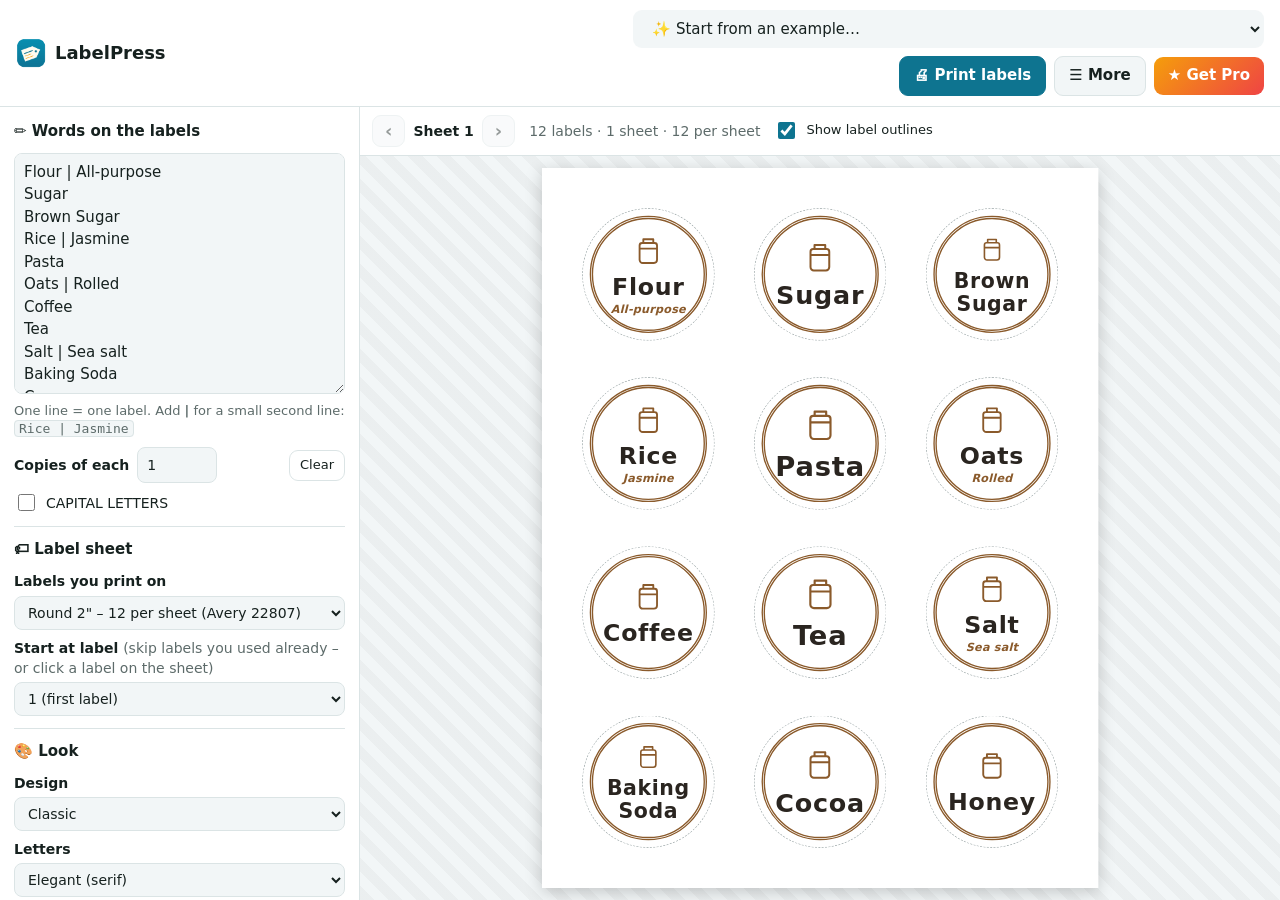
<file: index.html>
<!doctype html>
<html lang="en">
<head>
  <meta charset="utf-8">
  <meta name="viewport" content="width=device-width, initial-scale=1">
  <title>LabelPress – Label Maker for Jars, Boxes &amp; Gift Tags</title>
  <meta name="description" content="Make pretty labels for pantry jars, spices, storage boxes and gift tags and print them on Avery label sheets. Works offline, no subscription.">
  <meta name="theme-color" content="#0e7490">
  <link rel="manifest" href="manifest.json">
  <link rel="icon" href="icon-192.png">
  <link rel="stylesheet" href="style.css">
</head>
<body>
  <header class="topbar">
    <div class="brand"><img src="icon-192.png" alt="" width="30" height="30"><span>LabelPress</span></div>
    <span class="spacer"></span>
    <div class="top-btns">
      <select id="exampleSel" class="tb" aria-label="Start from an example">
        <option value="">✨ Start from an example…</option>
        <option value="pantry">Pantry jars</option>
        <option value="spices">Spice jars</option>
        <option value="boxes">Storage boxes</option>
        <option value="gifts">Christmas gift tags</option>
      </select>
      <button id="printBtn" class="tb primary-tb" title="Print (Ctrl+P)">🖨 Print labels</button>
      <button id="moreBtn" class="tb">☰ More</button>
      <button id="proBtn" class="pro-btn" hidden>★ Get Pro</button>
    </div>
    <div id="menu" class="menu" hidden>
      <button id="testBtn">📏 Print a test sheet (outlines on plain paper)</button>
      <button id="saveBtn">💾 Save my labels (file) <small>Ctrl+S</small></button>
      <button id="openBtn">📂 Open saved labels…</button>
      <hr>
      <a href="help.html" target="_blank" rel="noopener">❓ How to use LabelPress</a>
      <a href="mailto:thequan03072002@gmail.com?subject=LabelPress%20feedback">✉ Feedback &amp; support</a>
      <a href="https://apps.microsoft.com/detail/9NDCRGD5QFJ4" target="_blank" rel="noopener">More apps: RecipePress family cookbook maker</a>
      <a href="https://apps.microsoft.com/detail/9MWSF3JMP1GJ" target="_blank" rel="noopener">More apps: PrintCal photo calendar maker</a>
    </div>
    <input id="openIn" type="file" accept=".json,application/json" hidden>
  </header>

  <main class="layout">
    <aside class="left">
      <section class="tool">
        <h2>✏️ Words on the labels</h2>
        <textarea id="text" rows="10" spellcheck="true" placeholder="One label per line, for example:&#10;Flour&#10;Sugar | Brown&#10;Coffee | Ground"></textarea>
        <p class="hint">One line = one label. Add <b>|</b> for a small second line: <code>Rice | Jasmine</code></p>
        <div class="row">
          <label class="field inline">Copies of each <input id="copies" type="number" min="1" max="500" step="1"></label>
          <button id="clearBtn" class="ghost small" type="button">Clear</button>
        </div>
        <label class="check"><input id="upper" type="checkbox"> CAPITAL LETTERS</label>
      </section>
      <section class="tool">
        <h2>🏷 Label sheet</h2>
        <label class="field">Labels you print on<select id="sheetSel"></select></label>
        <div id="customBox" class="custom" hidden>
          <label class="field">Paper<select id="c_paper"><option value="letter">US Letter</option><option value="a4">A4</option></select></label>
          <label class="field">Shape<select id="c_shape"><option value="rect">Rectangle</option><option value="round">Round</option></select></label>
          <label class="field">Width (in)<input id="c_w" type="number" step="0.01"></label>
          <label class="field">Height (in)<input id="c_h" type="number" step="0.01"></label>
          <label class="field">Across<input id="c_cols" type="number" step="1"></label>
          <label class="field">Down<input id="c_rows" type="number" step="1"></label>
          <label class="field">Top margin (in)<input id="c_top" type="number" step="0.01"></label>
          <label class="field">Left margin (in)<input id="c_left" type="number" step="0.01"></label>
          <label class="field">Step across (in)<input id="c_hp" type="number" step="0.01"></label>
          <label class="field">Step down (in)<input id="c_vp" type="number" step="0.01"></label>
          <label class="field">Corner (in)<input id="c_r" type="number" step="0.01"></label>
        </div>
        <label class="field">Start at label <span class="muted">(skip labels you used already – or click a label on the sheet)</span><select id="startSel"></select></label>
      </section>
      <section class="tool">
        <h2>🎨 Look</h2>
        <label class="field">Design<select id="designSel"></select></label>
        <label class="field">Letters<select id="fontSel"></select></label>
        <div class="field">Picture<div id="icons" class="icons"></div></div>
        <div class="two">
          <label class="field">Colour<input id="accent" type="color"></label>
          <label class="field">Text<input id="ink" type="color"></label>
        </div>
      </section>
      <details class="tool fine">
        <summary>📏 Fine-tune the print position</summary>
        <p class="hint">Labels a little off on the sheet? Print a test sheet (☰ More), then move everything in millimetres.</p>
        <div class="two">
          <label class="field">Right / left (mm)<input id="dx" type="number" min="-10" max="10" step="0.5"></label>
          <label class="field">Down / up (mm)<input id="dy" type="number" min="-10" max="10" step="0.5"></label>
        </div>
        <button id="resetPos" class="ghost small" type="button">Back to 0</button>
      </details>
      <p id="setHint" class="hint warn"></p>
      <p class="promise">🔒 Works on this PC, offline – nothing is uploaded.<br>💳 Pay once for Pro – no subscription.</p>
      <p class="fb-note">💬 Something not working the way you want? Tell me – <a href="mailto:thequan03072002@gmail.com?subject=LabelPress%20feedback">thequan03072002@gmail.com</a>. I read every message and improve the app.</p>
    </aside>

    <section class="stage">
      <div class="stagebar">
        <span class="nav"><button id="prevBtn" title="Previous sheet">‹</button><span id="pageLine"></span><button id="nextBtn" title="Next sheet">›</button></span>
        <span id="countLine" class="muted"></span>
        <label class="check small-check"><input id="outline" type="checkbox"> Show label outlines</label>
      </div>
      <div id="preview" class="preview"></div>
    </section>
  </main>

  <dialog id="proDialog" class="dlg">
    <h2>LabelPress Pro</h2>
    <p class="muted">One-time purchase. Yours forever on this Microsoft account. No subscription, ever.</p>
    <ul class="pro-list">
      <li><strong>Print all sheets at once</strong> – the free version prints one sheet at a time</li>
      <li><strong>5 more designs</strong> – Farmhouse kraft, Chalkboard, Botanical, Christmas and Kids</li>
      <li><strong>12 more pictures</strong> – heart, wheat, cup, apple, spice, cookie, box, gift, snowflake, tree, paw…</li>
      <li><strong>Any label size</strong> – type in the measurements of any label sheet</li>
    </ul>
    <p class="fb-note">💬 Something not working the way you want? Tell me – <a href="mailto:thequan03072002@gmail.com?subject=LabelPress%20feedback">thequan03072002@gmail.com</a>. I read every message and improve the app.</p>
    <p id="proMsg" class="pro-msg" hidden></p>
    <div class="row-btns">
      <button id="buyBtn" class="primary" autofocus>Unlock Pro</button>
      <button id="restoreBtn" class="ghost">Restore purchase</button>
      <button id="closePro" class="ghost">Not now</button>
    </div>
  </dialog>
  <div id="toast" class="toast" hidden></div>
  <div id="restartBar" class="restart" hidden>A new version of LabelPress is ready. <button id="restartBtn" class="primary">Restart now</button></div>
  <div id="printArea"></div>
  <script src="app.js"></script>
  <script src="rate.js" data-id="9NP0RPZLKVFR" data-app="LabelPress"></script>
</body>
</html>
</file>
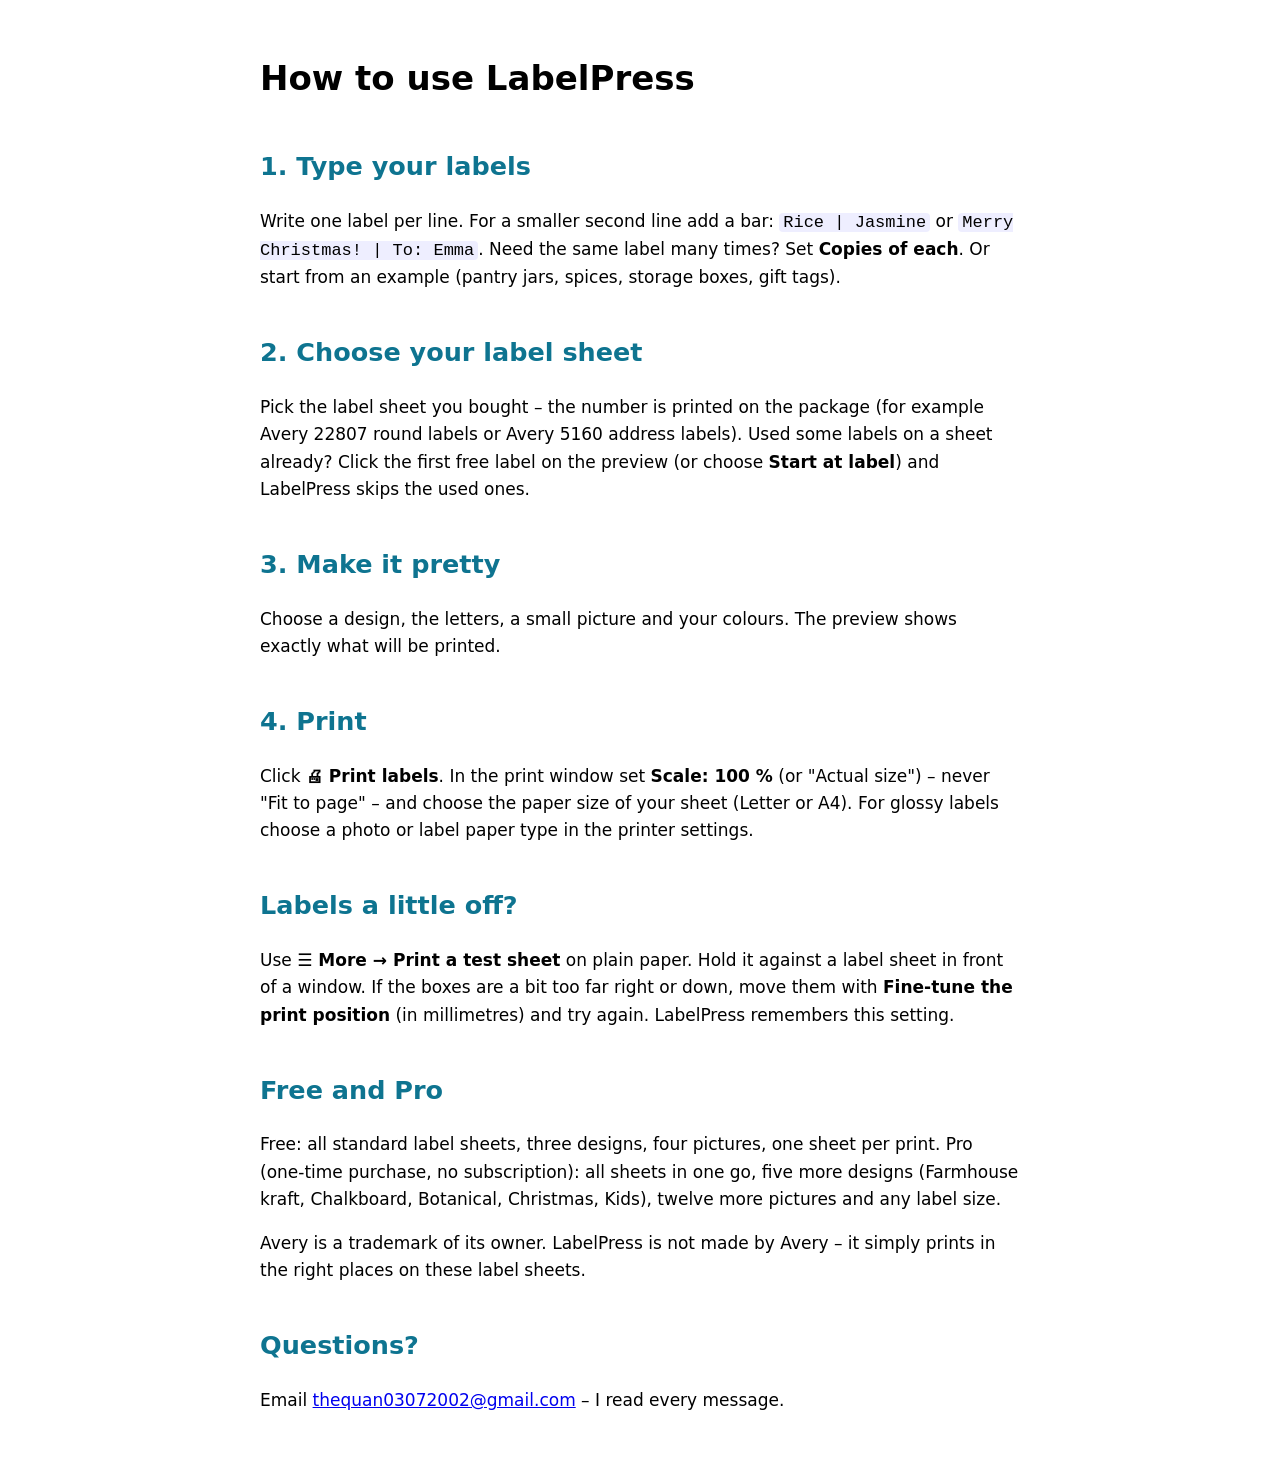
<file: help.html>
<!doctype html><html lang="en"><head><meta charset="utf-8"><meta name="viewport" content="width=device-width, initial-scale=1"><title>LabelPress – Help</title><style>body{font:17px/1.6 "Segoe UI",system-ui,sans-serif;max-width:760px;margin:0 auto;padding:28px 20px}h2{margin-top:1.6em;color:#0e7490}code{background:#eef;padding:0 4px;border-radius:4px}</style></head><body>
<h1>How to use LabelPress</h1>
<h2>1. Type your labels</h2>
<p>Write one label per line. For a smaller second line add a bar: <code>Rice | Jasmine</code> or <code>Merry Christmas! | To: Emma</code>. Need the same label many times? Set <b>Copies of each</b>. Or start from an example (pantry jars, spices, storage boxes, gift tags).</p>
<h2>2. Choose your label sheet</h2>
<p>Pick the label sheet you bought – the number is printed on the package (for example Avery 22807 round labels or Avery 5160 address labels). Used some labels on a sheet already? Click the first free label on the preview (or choose <b>Start at label</b>) and LabelPress skips the used ones.</p>
<h2>3. Make it pretty</h2>
<p>Choose a design, the letters, a small picture and your colours. The preview shows exactly what will be printed.</p>
<h2>4. Print</h2>
<p>Click <b>🖨 Print labels</b>. In the print window set <b>Scale: 100 %</b> (or "Actual size") – never "Fit to page" – and choose the paper size of your sheet (Letter or A4). For glossy labels choose a photo or label paper type in the printer settings.</p>
<h2>Labels a little off?</h2>
<p>Use <b>☰ More → Print a test sheet</b> on plain paper. Hold it against a label sheet in front of a window. If the boxes are a bit too far right or down, move them with <b>Fine-tune the print position</b> (in millimetres) and try again. LabelPress remembers this setting.</p>
<h2>Free and Pro</h2>
<p>Free: all standard label sheets, three designs, four pictures, one sheet per print. Pro (one-time purchase, no subscription): all sheets in one go, five more designs (Farmhouse kraft, Chalkboard, Botanical, Christmas, Kids), twelve more pictures and any label size.</p>
<p>Avery is a trademark of its owner. LabelPress is not made by Avery – it simply prints in the right places on these label sheets.</p>
<h2>Questions?</h2>
<p>Email <a href="mailto:thequan03072002@gmail.com?subject=LabelPress">thequan03072002@gmail.com</a> – I read every message.</p>
</body></html>
</file>
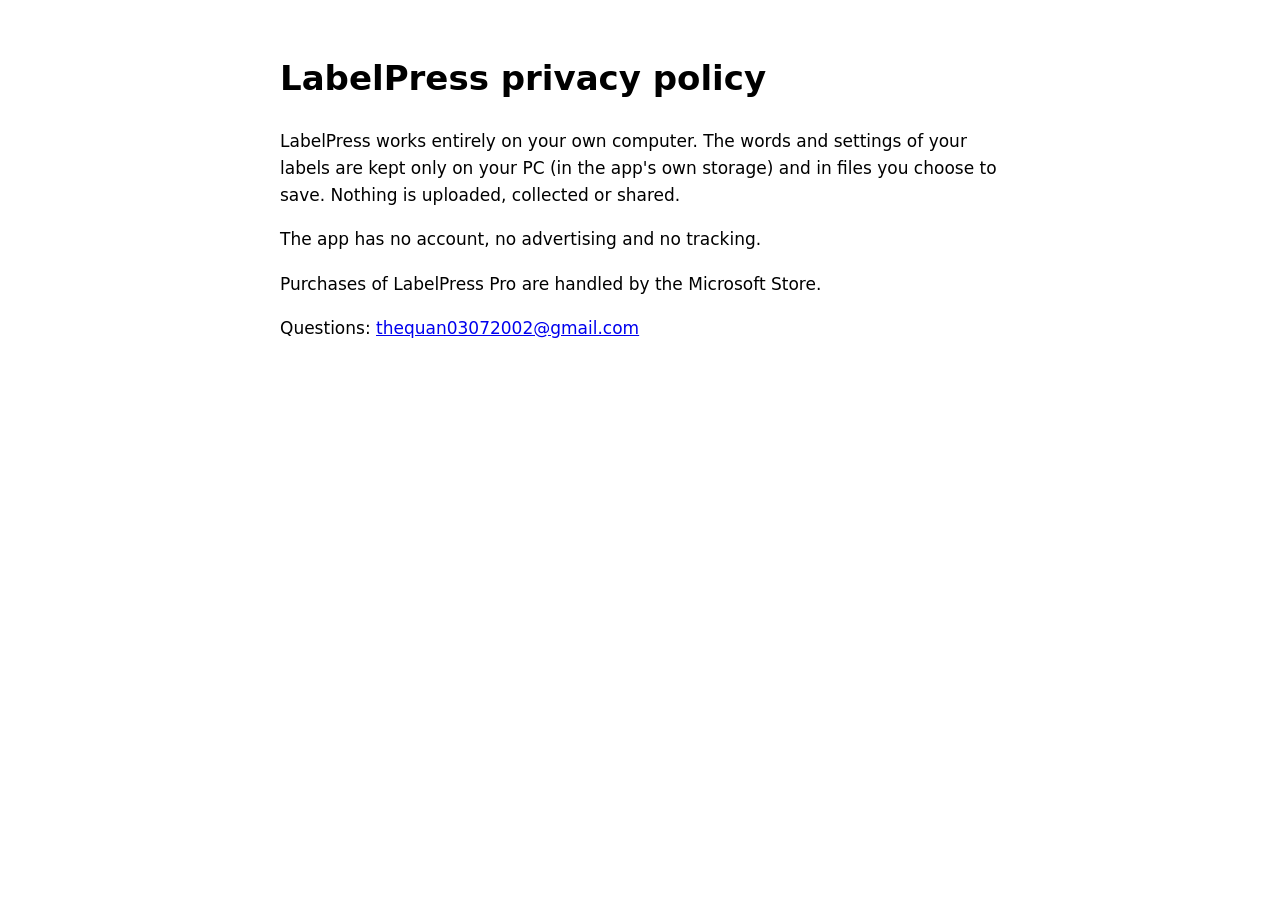
<file: privacy.html>
<!doctype html><html lang="en"><head><meta charset="utf-8"><meta name="viewport" content="width=device-width, initial-scale=1"><title>LabelPress – Privacy</title><style>body{font:17px/1.6 "Segoe UI",system-ui,sans-serif;max-width:720px;margin:0 auto;padding:28px 20px}</style></head><body><h1>LabelPress privacy policy</h1><p>LabelPress works entirely on your own computer. The words and settings of your labels are kept only on your PC (in the app's own storage) and in files you choose to save. Nothing is uploaded, collected or shared.</p><p>The app has no account, no advertising and no tracking.</p><p>Purchases of LabelPress Pro are handled by the Microsoft Store.</p><p>Questions: <a href="mailto:thequan03072002@gmail.com">thequan03072002@gmail.com</a></p></body></html>
</file>
<file: style.css>
:root { --bg: #f2f6f7; --card: #ffffff; --text: #16211f; --muted: #5d6b6a; --line: #dbe4e5; --acc: #0e7490; --acc-2: #cffafe; --on-acc: #ffffff; --danger: #b42318; color-scheme: light dark; }
@media (prefers-color-scheme: dark) { :root { --bg: #0e1415; --card: #172022; --text: #e6eff0; --muted: #94a6a8; --line: #2a3638; --acc: #22d3ee; --acc-2: #0b3a44; --on-acc: #04252c; --danger: #f97066; } }
* { box-sizing: border-box; }
html, body { height: 100%; }
body { margin: 0; font: 15px/1.45 "Segoe UI", system-ui, sans-serif; background: var(--bg); color: var(--text); display: flex; flex-direction: column; }
[hidden] { display: none !important; }
h2 { font-size: 15px; margin: 0 0 2px; }
.topbar { position: relative; display: flex; align-items: center; gap: 12px; padding: 10px 16px; border-bottom: 1px solid var(--line); background: var(--card); }
.brand { display: flex; align-items: center; gap: 9px; font-weight: 700; font-size: 18px; }
.brand img { border-radius: 7px; }
.spacer { flex: 1; }
.top-btns { display: flex; gap: 8px; align-items: center; flex-wrap: wrap; justify-content: flex-end; }
button, select.tb { font: inherit; border-radius: 9px; padding: 8px 14px; cursor: pointer; border: 1px solid transparent; }
button:disabled { opacity: .45; cursor: not-allowed; }
.tb { background: var(--bg); color: var(--text); border-color: var(--line); font-weight: 600; }
.tb:hover:not(:disabled), .ghost:hover:not(:disabled) { border-color: var(--acc); }
.primary, .primary-tb { background: var(--acc); color: var(--on-acc); font-weight: 700; border-color: var(--acc); }
.ghost { background: transparent; color: var(--text); border-color: var(--line); }
.small { padding: 5px 10px; font-size: 13px; }
.pro-btn { background: linear-gradient(135deg, #f59e0b, #ef4444); color: #fff; font-weight: 700; border: 0; }
.pro-btn.is-pro { background: var(--acc-2); color: var(--acc); cursor: default; }
body.unlocked .pro-only { display: none; }
.menu { position: absolute; right: 16px; top: 54px; z-index: 20; background: var(--card); border: 1px solid var(--line); border-radius: 12px; padding: 6px; display: flex; flex-direction: column; min-width: 320px; box-shadow: 0 10px 30px rgba(0,0,0,.25); }
.menu button, .menu a { text-align: left; background: transparent; color: var(--text); padding: 9px 12px; border-radius: 8px; text-decoration: none; border: 0; }
.menu button:hover, .menu a:hover { background: var(--acc-2); }
.menu small { color: var(--muted); margin-left: 6px; }
.menu hr { border: 0; border-top: 1px solid var(--line); margin: 4px 6px; }
.layout { flex: 1; min-height: 0; display: grid; grid-template-columns: 360px minmax(0, 1fr); }
.left { background: var(--card); border-right: 1px solid var(--line); padding: 14px; overflow: auto; display: flex; flex-direction: column; gap: 12px; }
.left > * { flex-shrink: 0; }
.tool { display: flex; flex-direction: column; gap: 8px; padding-bottom: 12px; border-bottom: 1px solid var(--line); }
.fine summary { cursor: pointer; font-weight: 600; }
.field { display: block; font-size: 14px; font-weight: 600; }
.field > input, .field > select, .field > textarea { display: block; margin-top: 4px; }
.field.inline { display: flex; align-items: center; gap: 8px; }
.field.inline input { width: 80px; margin: 0; }
.row { display: flex; align-items: center; justify-content: space-between; gap: 8px; }
.two { display: grid; grid-template-columns: 1fr 1fr; gap: 8px; }
.custom { display: grid; grid-template-columns: 1fr 1fr; gap: 6px 8px; padding: 8px; border: 1px dashed var(--line); border-radius: 9px; }
input[type=text], input[type=number], select, textarea { font: inherit; padding: 7px 9px; border-radius: 8px; border: 1px solid var(--line); background: var(--bg); color: var(--text); width: 100%; font-weight: 400; }
input[type=color] { width: 100%; height: 34px; border: 1px solid var(--line); border-radius: 8px; background: var(--bg); padding: 2px; }
textarea { resize: vertical; line-height: 1.5; }
input:focus, select:focus, textarea:focus, button:focus-visible { outline: 3px solid var(--acc); outline-offset: 1px; }
.check { display: flex; align-items: center; gap: 8px; font-size: 14px; }
.check input { width: 17px; height: 17px; accent-color: var(--acc); }
.small-check { font-size: 13px; }
.hint { color: var(--muted); font-size: 13px; margin: 0; }
.hint code { background: var(--bg); border: 1px solid var(--line); border-radius: 4px; padding: 0 4px; }
.hint.warn:not(:empty) { color: var(--text); background: var(--acc-2); padding: 8px 10px; border-radius: 8px; }
.muted { color: var(--muted); font-weight: 400; }
.promise { font-size: 13px; color: var(--muted); margin: 0; line-height: 1.7; }
.fb-note { color: var(--muted); font-size: 12px; font-weight: 400; line-height: 1.45; margin: 0; overflow-wrap: anywhere; }
.fb-note a { color: inherit; text-decoration: underline; }
.icons { display: grid; grid-template-columns: repeat(8, 1fr); gap: 4px; margin-top: 4px; }
.icb { position: relative; padding: 4px; aspect-ratio: 1; background: var(--bg); border: 1px solid var(--line); color: var(--text); display: grid; place-items: center; font-size: 16px; }
.icb .ic { width: 22px; height: 22px; fill: none; stroke: currentColor; stroke-width: 1.6; stroke-linecap: round; stroke-linejoin: round; }
.icb.on { border-color: var(--acc); background: var(--acc-2); }
.icb i { position: absolute; right: 1px; top: -2px; font-size: 9px; font-style: normal; color: #f59e0b; }
.stage { min-width: 0; min-height: 0; display: flex; flex-direction: column; }
.stagebar { display: flex; align-items: center; gap: 14px; flex-wrap: wrap; padding: 8px 12px; border-bottom: 1px solid var(--line); background: var(--card); font-size: 14px; }
.nav { display: flex; align-items: center; gap: 8px; font-weight: 600; }
.nav button { background: var(--bg); color: var(--text); border: 1px solid var(--line); padding: 2px 12px; font-weight: 700; font-size: 18px; }
.preview { flex: 1; min-height: 0; overflow: auto; padding: 12px; background: repeating-linear-gradient(45deg, #8881 0 10px, transparent 10px 20px); }
.zoomer { position: relative; transform-origin: 0 0; margin: 0 auto; }
.zoomer .page { box-shadow: 0 6px 24px #0003; }
.preview .lab { cursor: pointer; }
.preview .lab.empty { background: repeating-linear-gradient(45deg, #0000000d 0 6px, transparent 6px 12px); }
.preview.outlines .lab { outline: 1px dashed #9aa5a6; outline-offset: 0; }
.wm { position: absolute; inset: 0; display: flex; flex-direction: column; align-items: center; justify-content: center; pointer-events: none; font: 800 96px/1 "Segoe UI", sans-serif; color: rgba(14, 116, 144, .22); transform: rotate(-28deg); letter-spacing: .08em; }
.wm small { font-size: 28px; letter-spacing: .02em; }
.dlg { border: 1px solid var(--line); border-radius: 16px; background: var(--card); color: var(--text); padding: 22px; max-width: 500px; }
.dlg::backdrop { background: #0007; }
.pro-list { padding-left: 20px; }
.pro-list li { margin: 6px 0; }
.pro-msg { background: var(--acc-2); padding: 8px 10px; border-radius: 8px; }
.row-btns { display: flex; gap: 8px; flex-wrap: wrap; margin-top: 12px; }
.toast { position: fixed; left: 50%; bottom: 24px; transform: translateX(-50%); background: #16211f; color: #fff; padding: 10px 16px; border-radius: 10px; z-index: 50; max-width: 90vw; }
.restart { position: fixed; left: 50%; top: 12px; transform: translateX(-50%); background: var(--card); border: 1px solid var(--line); border-radius: 12px; padding: 8px 10px 8px 16px; z-index: 60; display: flex; gap: 12px; align-items: center; box-shadow: 0 6px 20px #0004; }
@media (max-width: 860px) { html, body { height: auto; } .layout { flex: none; grid-template-columns: 1fr; } .left { border-right: 0; border-bottom: 1px solid var(--line); overflow: visible; } .preview { min-height: 70vh; } .topbar { flex-wrap: wrap; } }

/* ============ the labels (same in preview and print) ============ */
.page { position: relative; background: #fff; overflow: hidden; -webkit-print-color-adjust: exact; print-color-adjust: exact; color: var(--ink); font-family: var(--font); }
.lab { position: absolute; overflow: hidden; }
.lab-in { position: relative; z-index: 1; width: 100%; height: 100%; display: flex; align-items: center; justify-content: center; gap: .3em; padding: .35em .45em; font-size: calc(var(--k, 1) * 1em); text-align: center; line-height: 1.1; }
.lab-in.tall { flex-direction: column; padding: 10% 9%; }
.lab-in.wide { flex-direction: row; padding: .45em .75em; }
.lab-in.wide .txt { text-align: left; flex: 1; }
.lab.round .lab-in { padding: 20% 15% 18%; }
.txt { min-width: 0; max-width: 100%; display: flex; flex-direction: column; gap: .12em; }
.t1 { font-size: 1em; font-weight: 700; white-space: nowrap; overflow-wrap: normal; }
.tall .t1 { font-size: .95em; white-space: normal; }
.wide .t1 { font-size: 1.25em; }
.t2 { font-size: .45em; color: var(--accent); font-weight: 600; letter-spacing: .02em; }
.wide .t2 { font-size: .6em; }
.ic { flex: none; fill: none; stroke: var(--accent); stroke-width: 1.5; stroke-linecap: round; stroke-linejoin: round; }
.tall .ic { width: 1.2em; height: 1.2em; }
.wide .ic { width: 2.6em; height: 2.6em; }
/* designs */
.d-classic { background: #fff; }
.d-classic::before { content: ""; position: absolute; inset: 5%; border: .045em double var(--accent); border-width: .12em; border-radius: inherit; }
.d-classic .t1 { letter-spacing: .03em; }
.d-classic .t2 { font-style: italic; }
.d-modern { background: #fff; }
.d-modern::before { content: ""; position: absolute; left: 0; top: 0; bottom: 0; width: 9%; background: var(--accent); }
.d-modern .lab-in { padding-left: 14%; }
.d-modern .t2 { text-transform: uppercase; letter-spacing: .12em; }
.d-minimal { background: #fff; }
.d-kraft { background: radial-gradient(circle at 30% 25%, #d8b88c, #c19a6b 70%, #b48c5c); color: #3e2a17; }
.d-kraft::before { content: ""; position: absolute; inset: 6%; border: .06em dashed #fff8eccc; border-radius: inherit; }
.d-kraft .t2 { color: #fff8ec; }
.d-kraft .ic { stroke: #3e2a17; }
.d-chalk { background: radial-gradient(circle at 40% 30%, #3a3d3c, #232524 75%); color: #f4f1ea; }
.d-chalk::before { content: ""; position: absolute; inset: 6%; border: .05em solid #f4f1ea99; border-radius: inherit; }
.d-chalk .t2 { color: #e9e1c9; }
.d-chalk .ic { stroke: #f4f1ea; }
.d-botanical { background: #f4f8ef; }
.d-botanical::before { content: ""; position: absolute; inset: 5%; border: .05em solid var(--accent); border-radius: inherit; opacity: .7; }
.d-botanical::after { content: "❦"; position: absolute; right: 9%; bottom: 7%; font-size: .55em; color: var(--accent); opacity: .7; }
.d-xmas { background: repeating-linear-gradient(45deg, #c62828 0 .18em, #fff .18em .36em); }
.d-xmas::before { content: ""; position: absolute; inset: 7%; background: #fff; border-radius: inherit; }
.d-xmas .t1 { color: #b71c1c; }
.d-xmas .t2 { color: #1b5e20; }
.d-xmas .ic { stroke: #1b5e20; }
.d-kids { background: color-mix(in srgb, var(--accent) 22%, #fff); }
.d-kids::before { content: ""; position: absolute; inset: 5%; border: .1em solid var(--accent); border-radius: inherit; }
.d-kids .t1 { font-weight: 900; }
/* test sheet: outlines and numbers only */
.lab.test { border: 1px solid #000; display: grid; place-items: center; font: 600 10pt "Segoe UI", sans-serif; color: #555; }

#printArea { display: none; }
#printArea.measure { display: block; position: absolute; left: -20000px; top: 0; }
@media print {
  html, body { height: auto; background: #fff; display: block; }
  body > *:not(#printArea) { display: none !important; }
  #printArea { display: block; }
  #printArea .page { break-after: page; page-break-after: always; }
  #printArea .page:last-child { break-after: auto; page-break-after: auto; }
}
</file>
